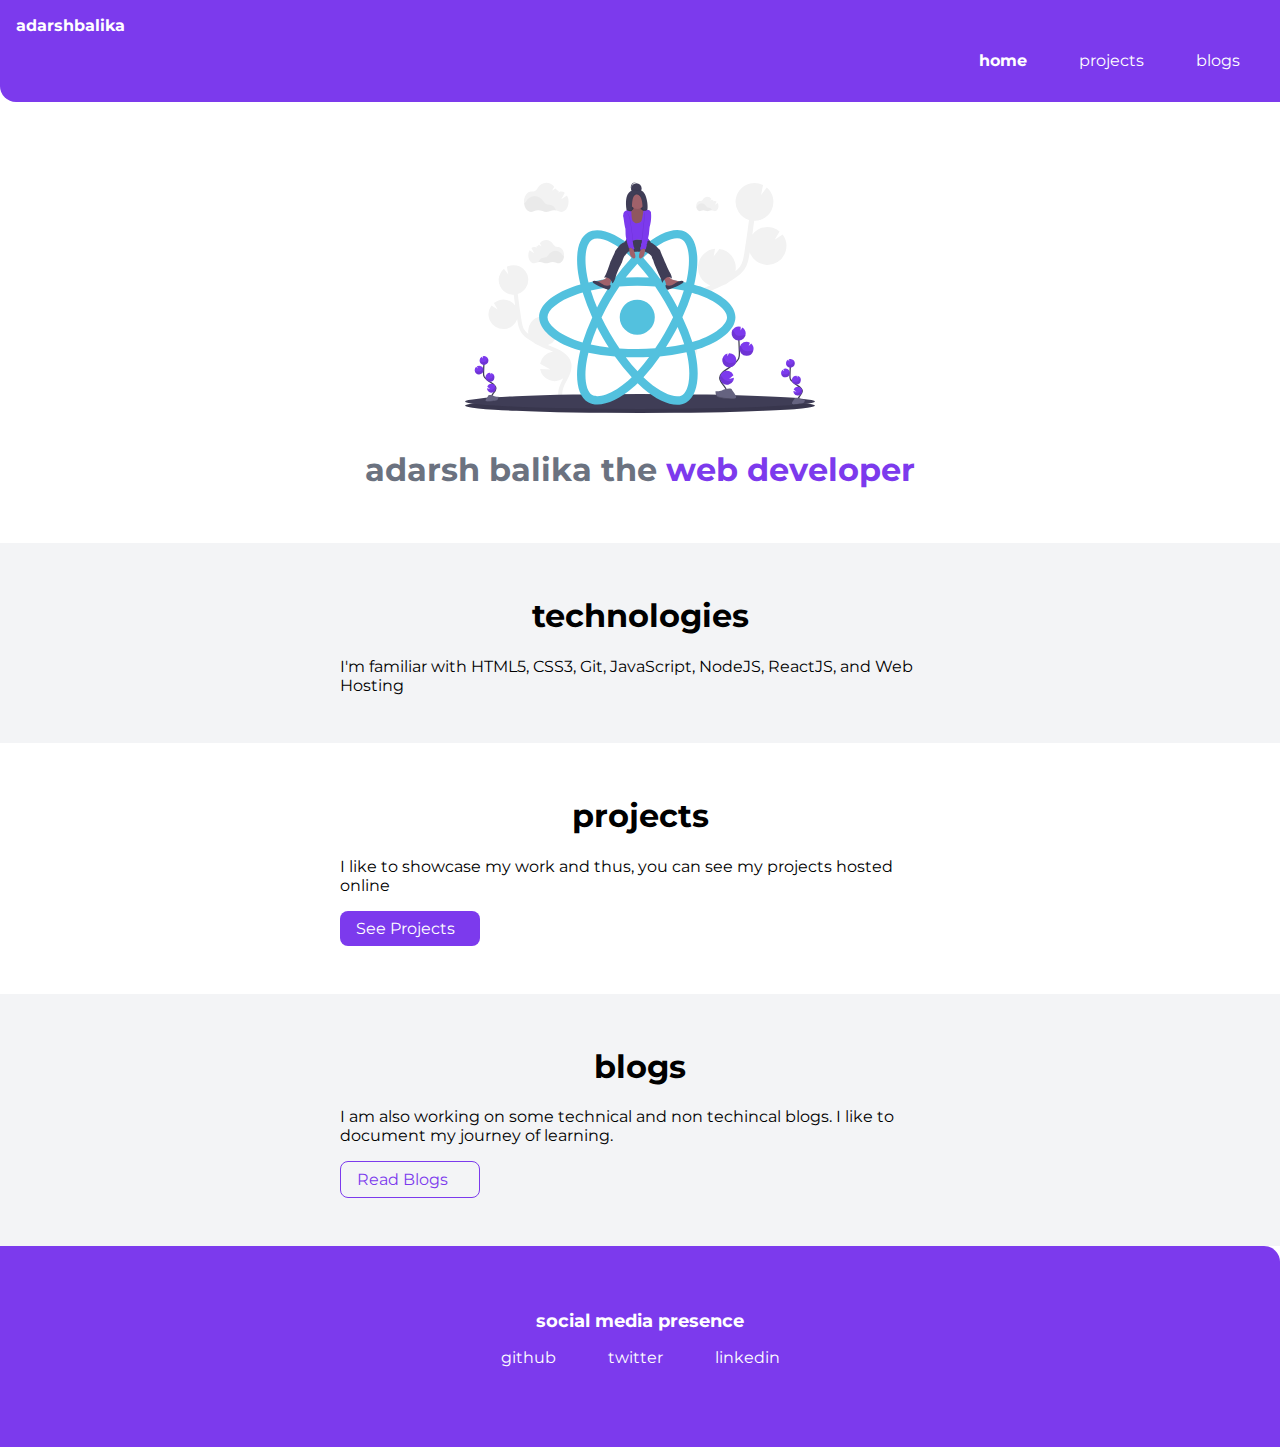
<file: index.html>
<!DOCTYPE html>
<html lang="en">
<head>
    <meta charset="UTF-8">
    <meta name="viewport" content="width=device-width, initial-scale=1.0">
    <title>home | adarshbalika</title>
    <link href="styles.css" rel="stylesheet" />
</head>
<body>
    <nav class="navigation container">
        <div class="nav-brand">adarshbalika</div>
        <ul class="list-non-bullet nav-pills">
            <li class="list-item-inline">
                <a class="link link-active" href="/">home</a>
            </li>
            <li class="list-item-inline">
                <a class="link" href="/projects.html">projects</a>
            </li>
            <li class="list-item-inline">
                <a class="link" href="/blogs.html">blogs</a>
            </li>
        </ul>
    </nav>

    <header class="hero">
        <img class="hero-img" src="images/hero.svg" />
        <h1 class="hero-heading">adarsh balika the <span class="heading-inverted"> web developer</span></h1>
    </header>

    <section class="section ow">
        <div class="container container-center">
            <h1>technologies</h1>
            <p>I'm familiar with HTML5, CSS3, Git, JavaScript, NodeJS, ReactJS, and Web Hosting</p>
        </div>
    </section>

    <section class="section">
        <div class="container container-center">
            <h1>projects</h1>
            <p>I like to showcase my work and thus, you can see my projects hosted online</p>
            <a class="link link-primary" href="/projects.html">See Projects</a>
        </div>
    </section>

    <section class="section ow">
        <div class="container container-center">
            <h1>blogs</h1>
            <p>I am also working on some technical and non techincal blogs. I like to document my journey of learning.</p>
            <a class="link link-secondary" href="/blogs.html">Read Blogs</a>
        </div>
    </section>

    <footer class="footer">
        <div class="footer-header">social media presence</div>
        <ul class="social-links list-non-bullet">
            <li class="list-item-inline">
                <a class="link" href="https://github.com/tanaypratap">
                    github
                </a>
            </li>
            <li class="list-item-inline">
                <a class="link" href="https://twitter.com/tanaypratap">
                    twitter
                </a>
            </li>
            <li class="list-item-inline">
                <a class="link" href="https://linkedin.com/in/tanaypratap">
                    linkedin
                </a>
            </li>
            
        </ul>
    </footer>


    
</body>
</html>
</file>
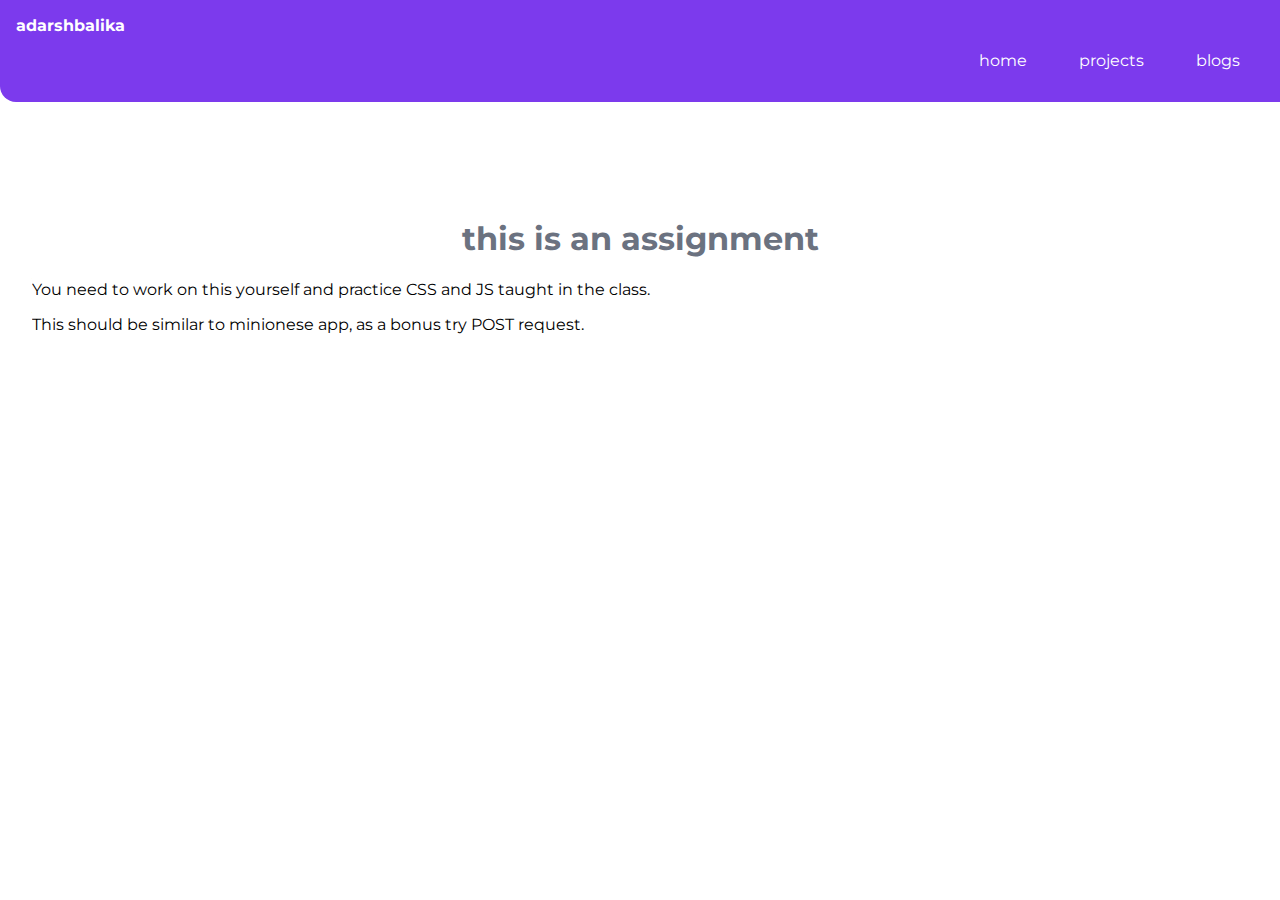
<file: assignments.html>
<!DOCTYPE html>
<html lang="en">

<head>
    <meta charset="UTF-8">
    <meta name="viewport" content="width=device-width, initial-scale=1.0">
    <link href="styles.css" rel="stylesheet" />
    <title>assignment | adarshbalika</title>
</head>

<body>
    <nav class="navigation container">
        <div class="nav-brand">adarshbalika</div>
        <ul class="list-non-bullet nav-pills">
            <li class="list-item-inline">
                <a class="link" href="/">home</a>
            </li>
            <li class="list-item-inline">
                <a class="link " href="/projects.html">projects</a>
            </li>
            <li class="list-item-inline">
                <a class="link" href="/blogs.html">blogs</a>
            </li>
        </ul>
    </nav>

    <header class="hero">
        <h1 class="hero-heading">this is an assignment</h1>
        <p> You need to work on this yourself and practice CSS and JS taught in the class.</p>
        <p>This should be similar to minionese app, as a bonus try POST request.</p>
    </header>

</body>

</html>
</file>
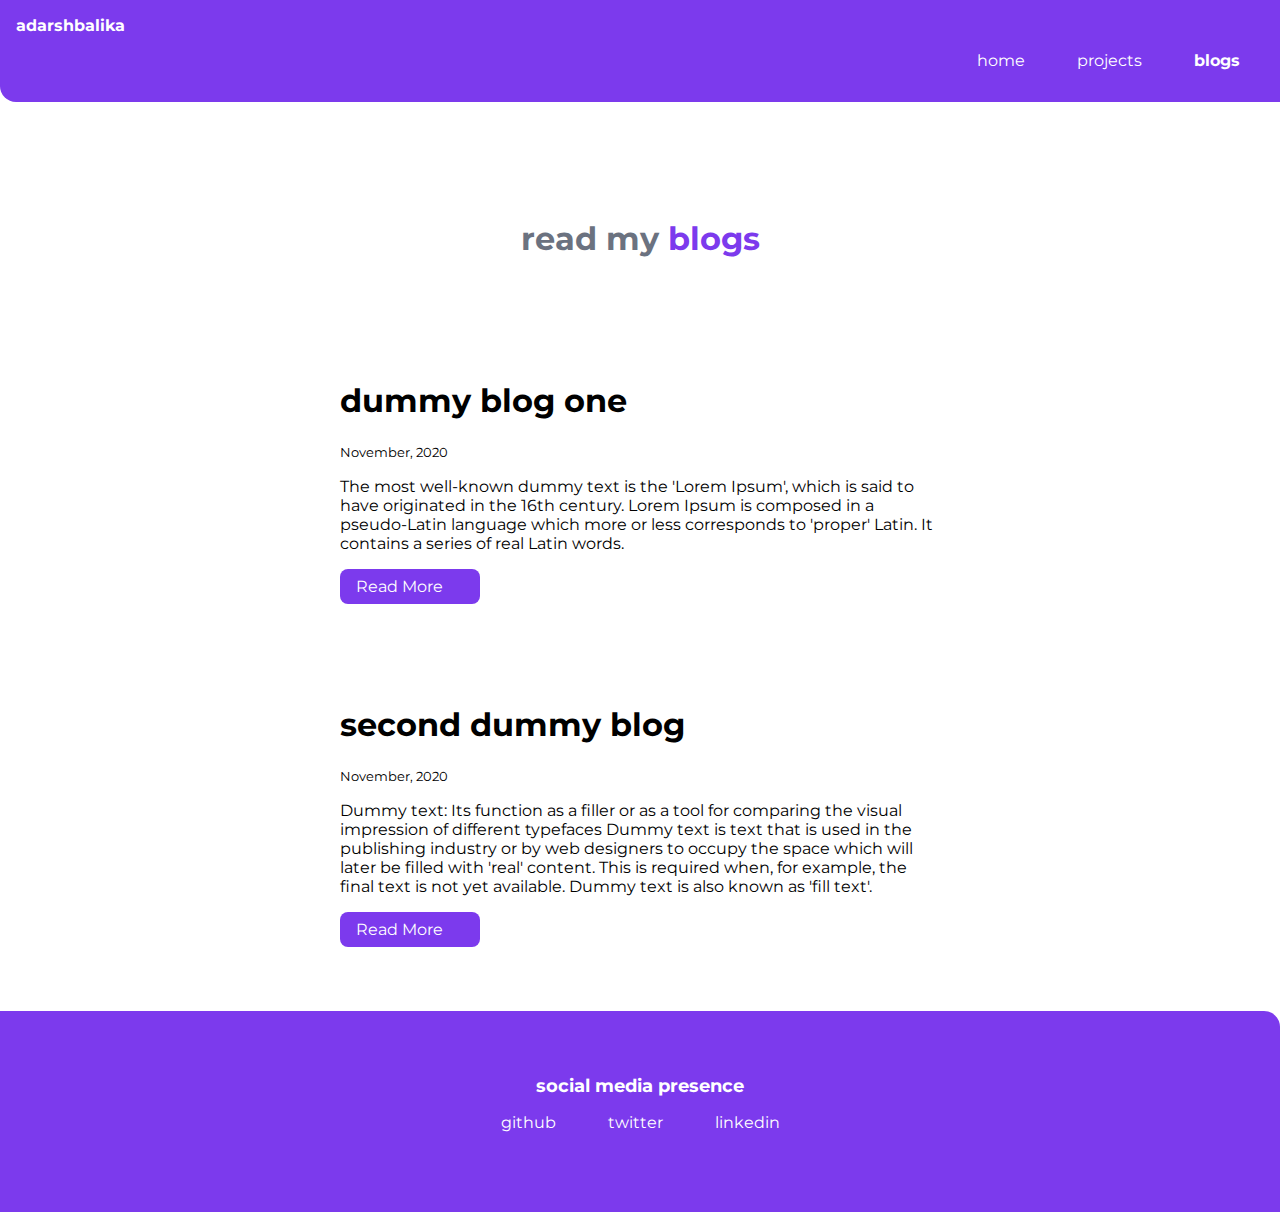
<file: blogs.html>
<!DOCTYPE html>
<html lang="en">
<head>
    <meta charset="UTF-8">
    <meta name="viewport" content="width=device-width, initial-scale=1.0">
    <link href="styles.css" rel="stylesheet" />
    <title>blogs | adarshbalika</title>
</head>
<body>
    <nav class="navigation container">
        <div class="nav-brand">adarshbalika</div>
        <ul class="list-non-bullet nav-pills">
            <li class="list-item-inline">
                <a class="link" href="/">home</a>
            </li>
            <li class="list-item-inline">
                <a class="link " href="/projects.html">projects</a>
            </li>
            <li class="list-item-inline">
                <a class="link link-active" href="/blogs.html">blogs</a>
            </li>
        </ul>
    </nav>

    <header class="hero">
        <h1 class="hero-heading">read my <span class="heading-inverted">blogs</span></h1>
    </header>

    <ul class="list-non-bullet">

        <li>
            <article class="showcase-list container container-center ">
                <h1>dummy blog one</h1>
            <small>November, 2020</small>
            <p>The most well-known dummy text is the 'Lorem Ipsum', which is said to have originated in the 16th century. Lorem Ipsum is composed in a pseudo-Latin language which more or less corresponds to 'proper' Latin. It contains a series of real Latin words.</p>

            <a class="link link-primary" href="https://repl.it/@tanaypratap/quiz-on-marvel?embed=true">Read More</a>
            </article>
            
        </li>

        <li>
            <article class="showcase-list container container-center ">
                <h1>second dummy blog</h1>
                <small>November, 2020</small>
                <p>Dummy text: Its function as a filler or as a tool for comparing the visual impression of different typefaces Dummy text is text that is used in the publishing industry or by web designers to occupy the space which will later be filled with 'real' content. This is required when, for example, the final text is not yet available. Dummy text is also known as 'fill text'.</p>
    
                <a class="link link-primary" href="https://repl.it/@tanaypratap/end-game?embed=true">Read More</a>
                 </article>
            
        </li>

    </ul>

    <footer class="footer">
        <div class="footer-header">social media presence</div>
        <ul class="social-links list-non-bullet">
            <li class="list-item-inline">
                <a class="link" href="https://github.com/tanaypratap">
                    github
                </a>
            </li>
            <li class="list-item-inline">
                <a class="link" href="https://twitter.com/tanaypratap">
                    twitter
                </a>
            </li>
            <li class="list-item-inline">
                <a class="link" href="https://linkedin.com/in/tanaypratap">
                    linkedin
                </a>
            </li>
            
        </ul>
    </footer>
    
</body>
</html>
</file>
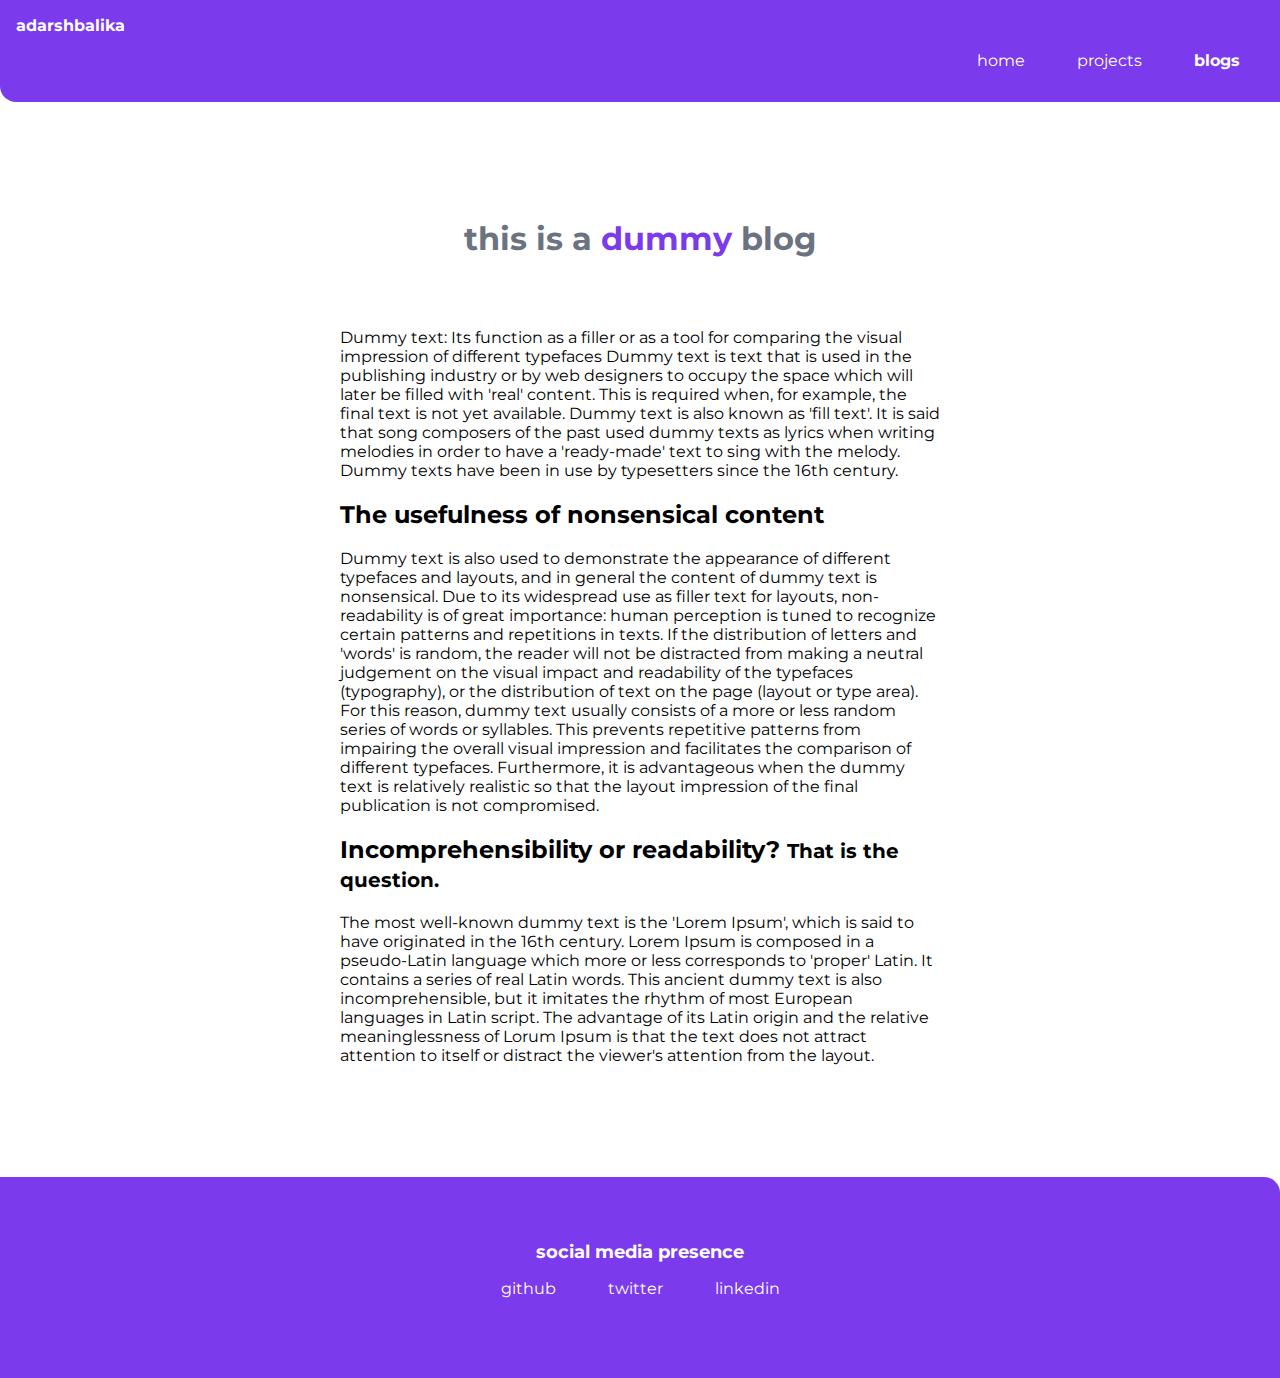
<file: dummy-blog.html>
<!DOCTYPE html>
<html lang="en">

<head>
    <meta charset="UTF-8">
    <meta name="viewport" content="width=device-width, initial-scale=1.0">
    <link href="styles.css" rel="stylesheet" />
    <title>blogs | adarshbalika</title>
</head>

<body>
    <nav class="navigation container">
        <div class="nav-brand">adarshbalika</div>
        <ul class="list-non-bullet nav-pills">
            <li class="list-item-inline">
                <a class="link" href="/">home</a>
            </li>
            <li class="list-item-inline">
                <a class="link " href="/projects.html">projects</a>
            </li>
            <li class="list-item-inline">
                <a class="link link-active" href="/blogs.html">blogs</a>
            </li>
        </ul>
    </nav>

    <header class="hero">
        <h1 class="hero-heading">this is a <span class="heading-inverted">dummy</span> blog</h1>
    </header>

    <article class="container-center showcase-blog">
        <p>
            Dummy text: Its function as a filler or as a tool for comparing the visual impression of different typefaces Dummy text is text that is used in the publishing industry or by web designers to occupy the space which will later be filled with 'real' content. This is required when, for example, the final text is not yet available. Dummy text is also known as 'fill text'. It is said that song composers of the past used dummy texts as lyrics when writing melodies in order to have a 'ready-made' text to sing with the melody. Dummy texts have been in use by typesetters since the 16th century.
        </p>

        <h2>The usefulness of nonsensical content</h2>
        <p>
            Dummy text is also used to demonstrate the appearance of different typefaces and layouts, and in general the content of dummy text is nonsensical. Due to its widespread use as filler text for layouts, non-readability is of great importance: human perception is tuned to recognize certain patterns and repetitions in texts. If the distribution of letters and 'words' is random, the reader will not be distracted from making a neutral judgement on the visual impact and readability of the typefaces (typography), or the distribution of text on the page (layout or type area). For this reason, dummy text usually consists of a more or less random series of words or syllables. This prevents repetitive patterns from impairing the overall visual impression and facilitates the comparison of different typefaces. Furthermore, it is advantageous when the dummy text is relatively realistic so that the layout impression of the final publication is not compromised.
        </p>
        

        <h2> Incomprehensibility or readability? <small>That is the question.</small> </h2>
        <p>
            The most well-known dummy text is the 'Lorem Ipsum', which is said to have originated in the 16th century. Lorem Ipsum is composed in a pseudo-Latin language which more or less corresponds to 'proper' Latin. It contains a series of real Latin words. This ancient dummy text is also incomprehensible, but it imitates the rhythm of most European languages in Latin script. The advantage of its Latin origin and the relative meaninglessness of Lorum Ipsum is that the text does not attract attention to itself or distract the viewer's attention from the layout.
        </p>
        
    </article>


    <footer class="footer">
        <div class="footer-header">social media presence</div>
        <ul class="social-links list-non-bullet">
            <li class="list-item-inline">
                <a class="link" href="https://github.com/tanaypratap">
                    github
                </a>
            </li>
            <li class="list-item-inline">
                <a class="link" href="https://twitter.com/tanaypratap">
                    twitter
                </a>
            </li>
            <li class="list-item-inline">
                <a class="link" href="https://linkedin.com/in/tanaypratap">
                    linkedin
                </a>
            </li>

        </ul>
    </footer>

</body>

</html>
</file>
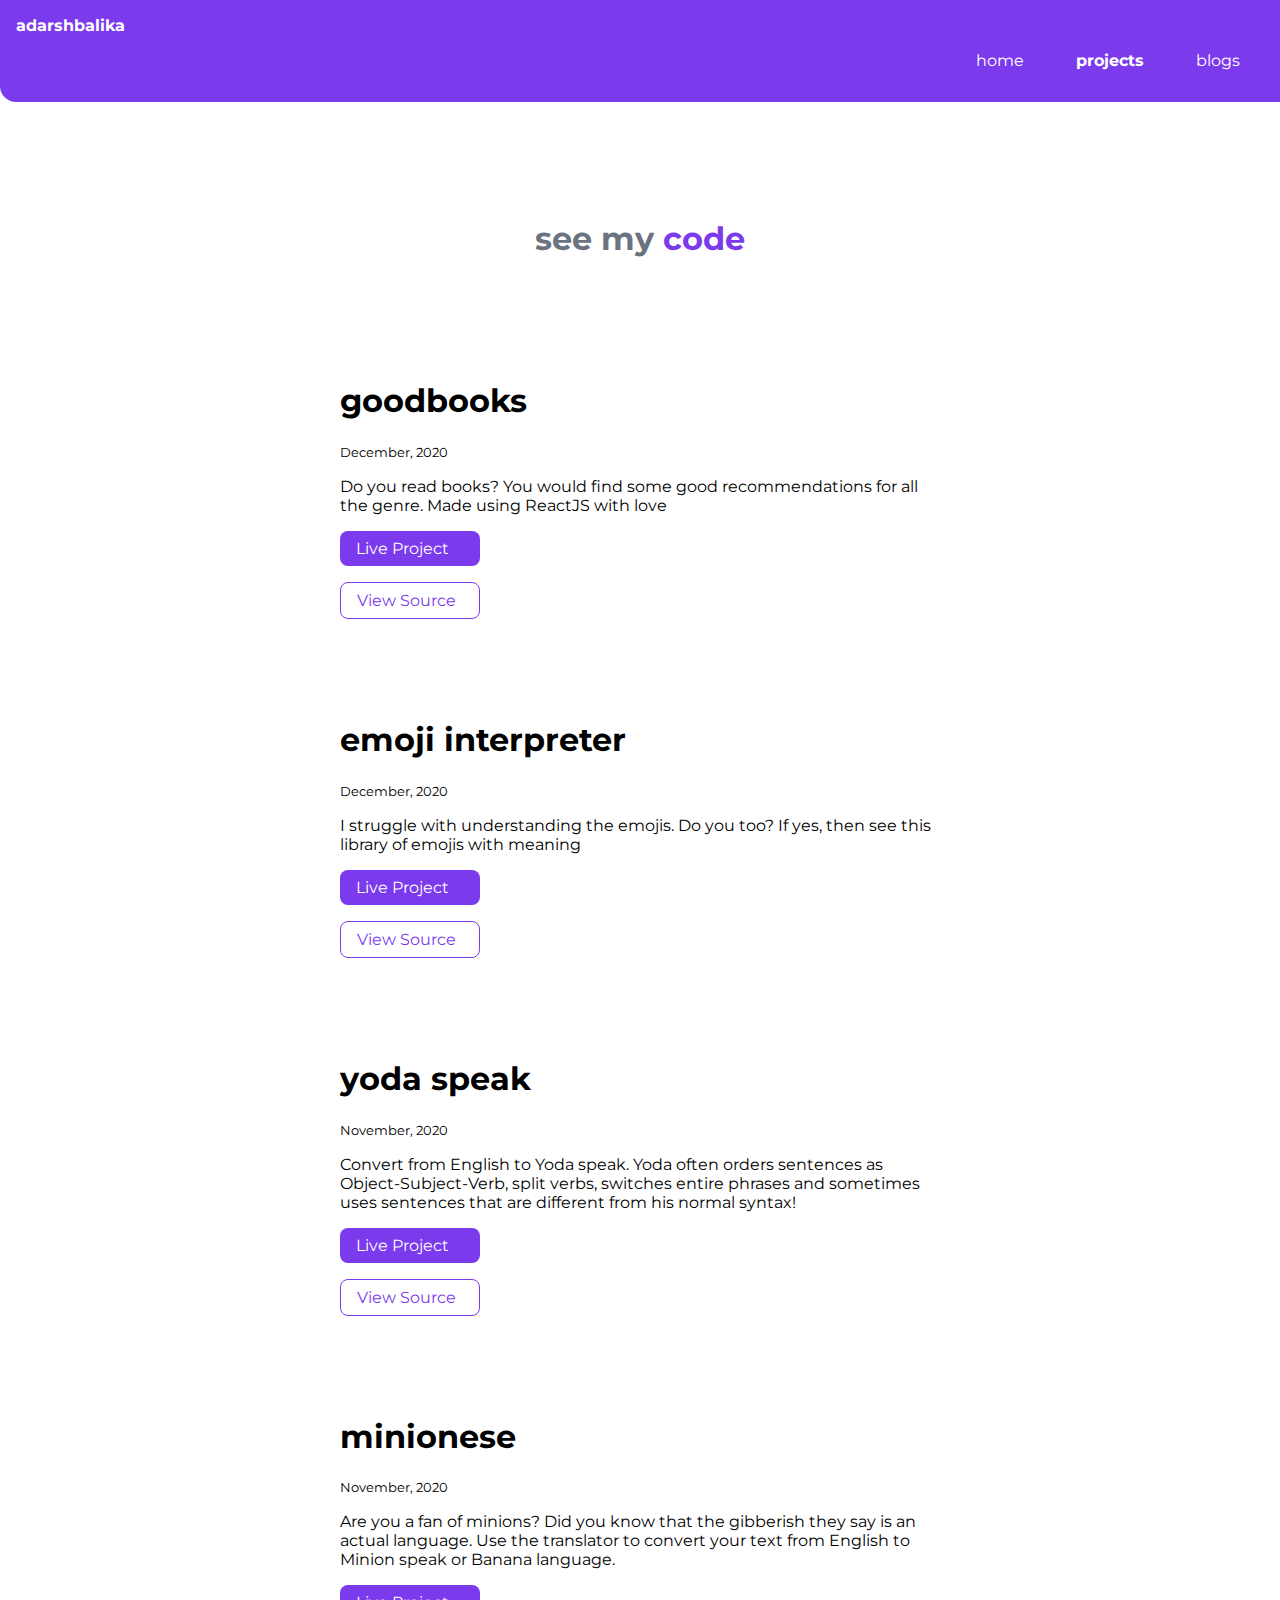
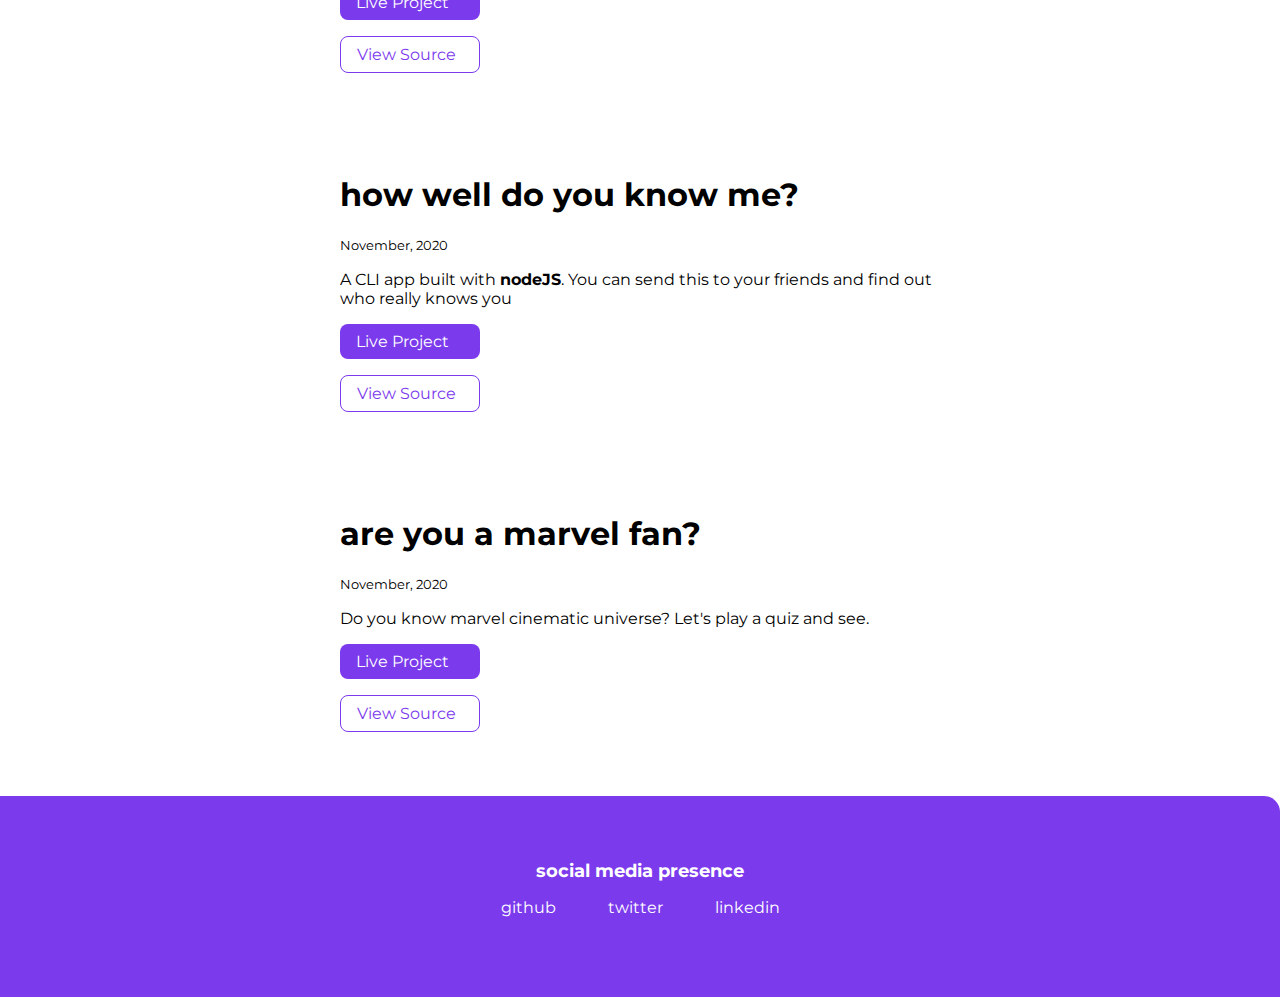
<file: projects.html>
<!DOCTYPE html>
<html lang="en">
<head>
    <meta charset="UTF-8">
    <meta name="viewport" content="width=device-width, initial-scale=1.0">
    <link href="styles.css" rel="stylesheet" />
    <title>projects | adarshbalika</title>
</head>
<body>
    <nav class="navigation container">
        <div class="nav-brand">adarshbalika</div>
        <ul class="list-non-bullet nav-pills">
            <li class="list-item-inline">
                <a class="link" href="/">home</a>
            </li>
            <li class="list-item-inline">
                <a class="link link-active" href="/projects.html">projects</a>
            </li>
            <li class="list-item-inline">
                <a class="link" href="/blogs.html">blogs</a>
            </li>
        </ul>
    </nav>

    <header class="hero">
        <h1 class="hero-heading">see my <span class="heading-inverted"> code</span></h1>
    </header>

    <ul class="list-non-bullet">

        <li>
            <article class="showcase-list container container-center ">
                <h1>goodbooks</h1>
            <small>December, 2020</small>
            <p>Do you read books? You would find some good recommendations for all the genre. Made using ReactJS with love</p>

            <a class="link link-primary" href="https://hiq3h.csb.app/">Live Project</a>
            <a class="link link-secondary" href="https://github.com/tanaypratap/neogcamp-lesson-five-assignments">View Source</a>

            </article>
            
        </li>

        <li>
            <article class="showcase-list container container-center ">
                <h1>emoji interpreter</h1>
            <small>December, 2020</small>
            <p>I struggle with understanding the emojis. Do you too? If yes, then see this library of emojis with meaning</p>

            <a class="link link-primary" href="https://l4w0y.csb.app/">Live Project</a>
            <a class="link link-secondary" href="https://github.com/tanaypratap/neogcamp-practice-emoji-app">View Source</a>

            </article>
            
        </li>

        <li>
            <article class="showcase-list container container-center ">
                <h1>yoda speak</h1>
            <small>November, 2020</small>
            <p>Convert from English to Yoda speak. Yoda often orders sentences as Object-Subject-Verb, split verbs, switches entire phrases and sometimes uses sentences that are different from his normal syntax!</p>

            <a class="link link-primary" href="assignments.html">Live Project</a>
            <a class="link link-secondary" href="assignments.html">View Source</a>

            </article>
            
        </li>

        <li>
            <article class="showcase-list container container-center ">
                <h1>minionese</h1>
            <small>November, 2020</small>
            <p>Are you a fan of minions? Did you know that the gibberish they say is an actual language. Use the translator to convert your text from English to Minion speak or Banana language.</p>

            <a class="link link-primary" href="https://github.com/tanaypratap/neogcamp-banana-speak">Live Project</a>
            <a class="link link-secondary" href="https://bananaspeakpractice.netlify.app/">View Source</a>

            </article>
            
        </li>

        <li>
            <article class="showcase-list container container-center ">
                <h1>how well do you know me?</h1>
                <small>November, 2020</small>
                <p>A CLI app built with <strong>nodeJS</strong>. You can send this to your friends and find out who really knows you</p>
    
                <a class="link link-primary" href="https://repl.it/@tanaypratap/end-game?embed=true">Live Project</a>
                <a class="link link-secondary" href="https://github.com/tanaypratap/neogcamp-cli-project-1">View Source</a>
            </article>
            
        </li>

        <li>
            <article class="showcase-list container container-center ">
                <h1>are you a marvel fan?</h1>
            <small>November, 2020</small>
            <p>Do you know marvel cinematic universe? Let's play a quiz and see.</p>

            <a class="link link-primary" href="https://repl.it/@tanaypratap/quiz-on-marvel?embed=true">Live Project</a>
            <a class="link link-secondary" href="https://github.com/tanaypratap/neogcamp-quiz-on-marvel">View Source</a>

            </article>
            
        </li>

    </ul>

    <footer class="footer">
        <div class="footer-header">social media presence</div>
        <ul class="social-links list-non-bullet">
            <li class="list-item-inline">
                <a class="link" href="https://github.com/tanaypratap">
                    github
                </a>
            </li>
            <li class="list-item-inline">
                <a class="link" href="https://twitter.com/tanaypratap">
                    twitter
                </a>
            </li>
            <li class="list-item-inline">
                <a class="link" href="https://linkedin.com/in/tanaypratap">
                    linkedin
                </a>
            </li>
            
        </ul>
    </footer>
    
</body>
</html>
</file>
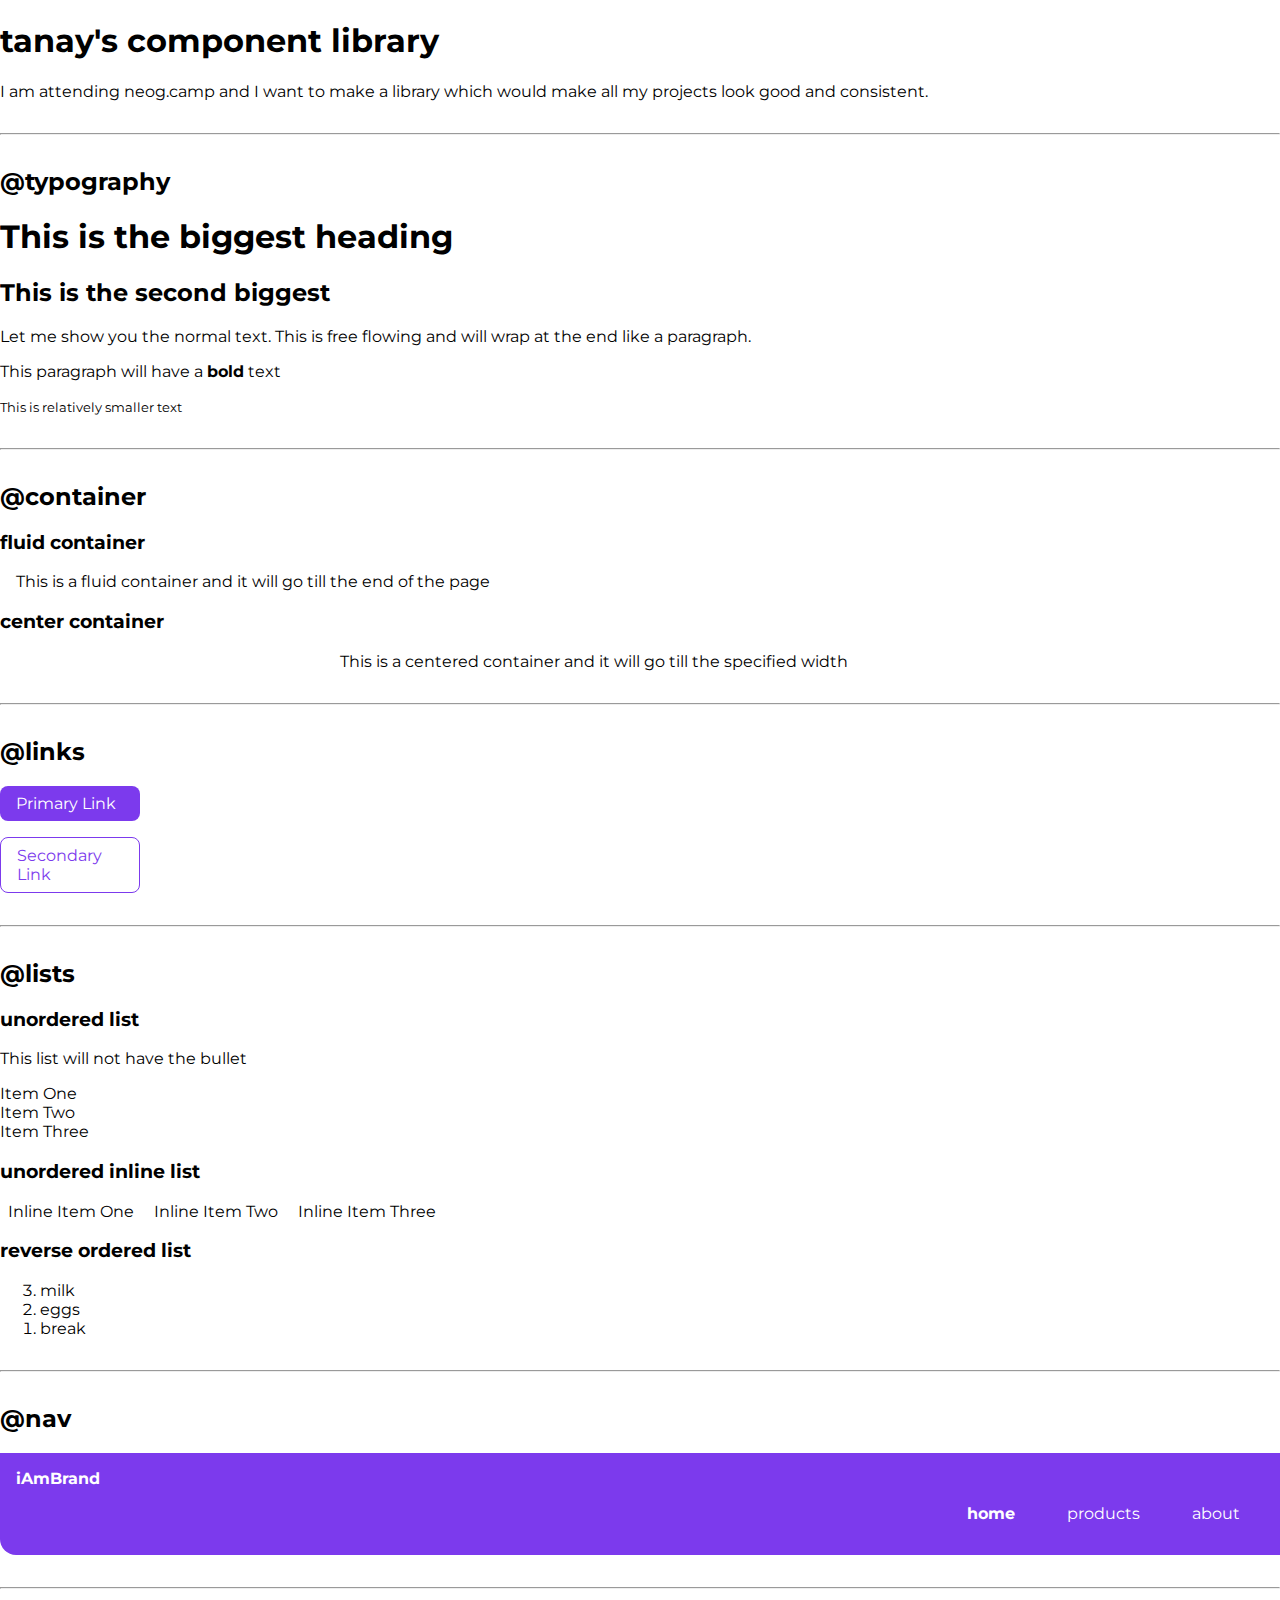
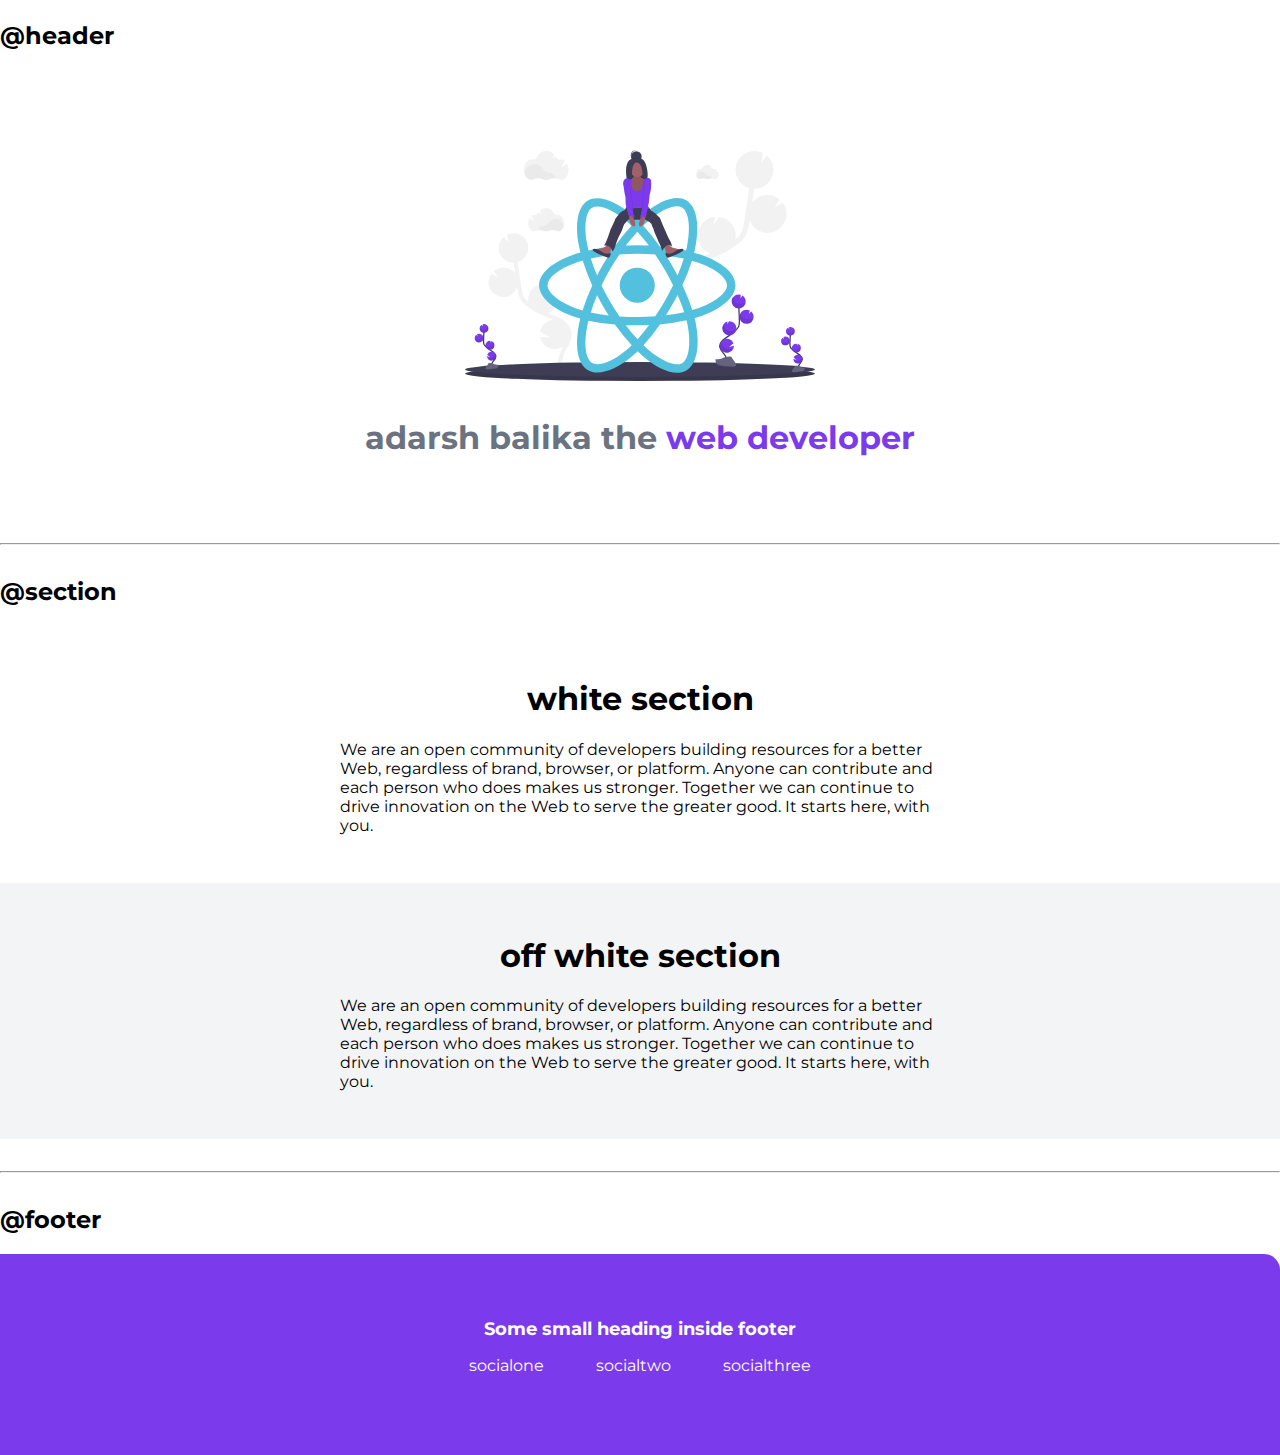
<file: lib/components.html>
<!DOCTYPE html>
<html lang="en">

<head>
    <meta charset="UTF-8">
    <meta name="viewport" content="width=device-width, initial-scale=1.0">
    <title>Component Library</title>

    <link href="/styles.css" rel="stylesheet" />
</head>

<body>
    <h1>tanay's component library</h1>
    <p>I am attending neog.camp and I want to make a library which would make all my projects look good and consistent.
    </p>

    <hr>


    <h2>@typography</h2>

    <h1>This is the biggest heading</h1>
    <h2>This is the second biggest</h2>
    <p> Let me show you the normal text. This is free flowing and will wrap at the end like a paragraph. </p>
    <p>This paragraph will have a <strong>bold</strong> text</p>
    <small>This is relatively smaller text</small>

    <hr>

    <h2>@container</h2>

    <h3>fluid container</h3>
    <div class="container">This is a fluid container and it will go till the end of the page</div>

    <h3>center container</h3>
    <div class="container container-center">This is a centered container and it will go till the specified width</div>

    <hr>

    <h2>@links</h2>

    <a class="link link-primary" href="/">Primary Link</a>
    <a class="link link-secondary" href="/">Secondary Link</a>

    <hr>

    <h2>@lists</h2>

    <h3>unordered list</h3>
    <p> This list will not have the bullet</p>

    <ul class="list-non-bullet">
        <li>Item One</li>
        <li>Item Two</li>
        <li>Item Three</li>

    </ul>

    <h3> unordered inline list</h3>

    <ul class="list-non-bullet">
        <li class="list-item-inline">Inline Item One</li>
        <li class="list-item-inline">Inline Item Two</li>
        <li class="list-item-inline">Inline Item Three</li>
    </ul>

    <h3> reverse ordered list</h3>

    <ol reversed>
        <li>milk</li>
        <li>eggs</li>
        <li>break</li>
    </ol>

    <hr />

    <h2>@nav</h2>

    <nav class="navigation container">
        <div class="nav-brand">iAmBrand</div>
        <ul class="list-non-bullet nav-pills">
            <li class="list-item-inline">
                <a class="link link-active" href="/">home</a>
            </li>
            <li class="list-item-inline">
                <a class="link" href="/">products</a>
            </li>
            <li class="list-item-inline">
                <a class="link" href="/">about</a>
            </li>
        </ul>
    </nav>

    <hr>

    <h2>@header</h2>

    <header class="hero">
        <img class="hero-img" src="/images/hero.svg" />
        <h1 class="hero-heading">adarsh balika the <span class="heading-inverted"> web developer</span></h1>
    </header>

    <hr>
    <h2>@section</h2>
    <section class="section">
        <div class="container container-center">
            <h1>white section</h1>
            <p>We are an open community of developers building resources for a better Web, regardless of brand, browser,
                or platform. Anyone can contribute and each person who does makes us stronger. Together we can continue
                to drive innovation on the Web to serve the greater good. It starts here, with you.</p>
        </div>

    </section>

    <section class="section ow">
        <div class="container container-center">
            <h1>off white section</h1>
            <p>We are an open community of developers building resources for a better Web, regardless of brand, browser,
                or platform. Anyone can contribute and each person who does makes us stronger. Together we can continue
                to drive innovation on the Web to serve the greater good. It starts here, with you.</p>
        </div>

    </section>

    <hr>

    <h2>@footer</h2>

    <footer class="footer">
        <div class="footer-header">Some small heading inside footer</div>
        <ul class="social-links list-non-bullet">
            <li class="list-item-inline">
                <a class="link" href="/">
                    socialone
                </a>
            </li>
            <li class="list-item-inline">
                <a class="link" href="/">
                    socialtwo
                </a>
            </li>
            <li class="list-item-inline">
                <a class="link" href="/">
                    socialthree
                </a>
            </li>
            
        </ul>
    </footer>

    </div>
</body>

</html>
</file>
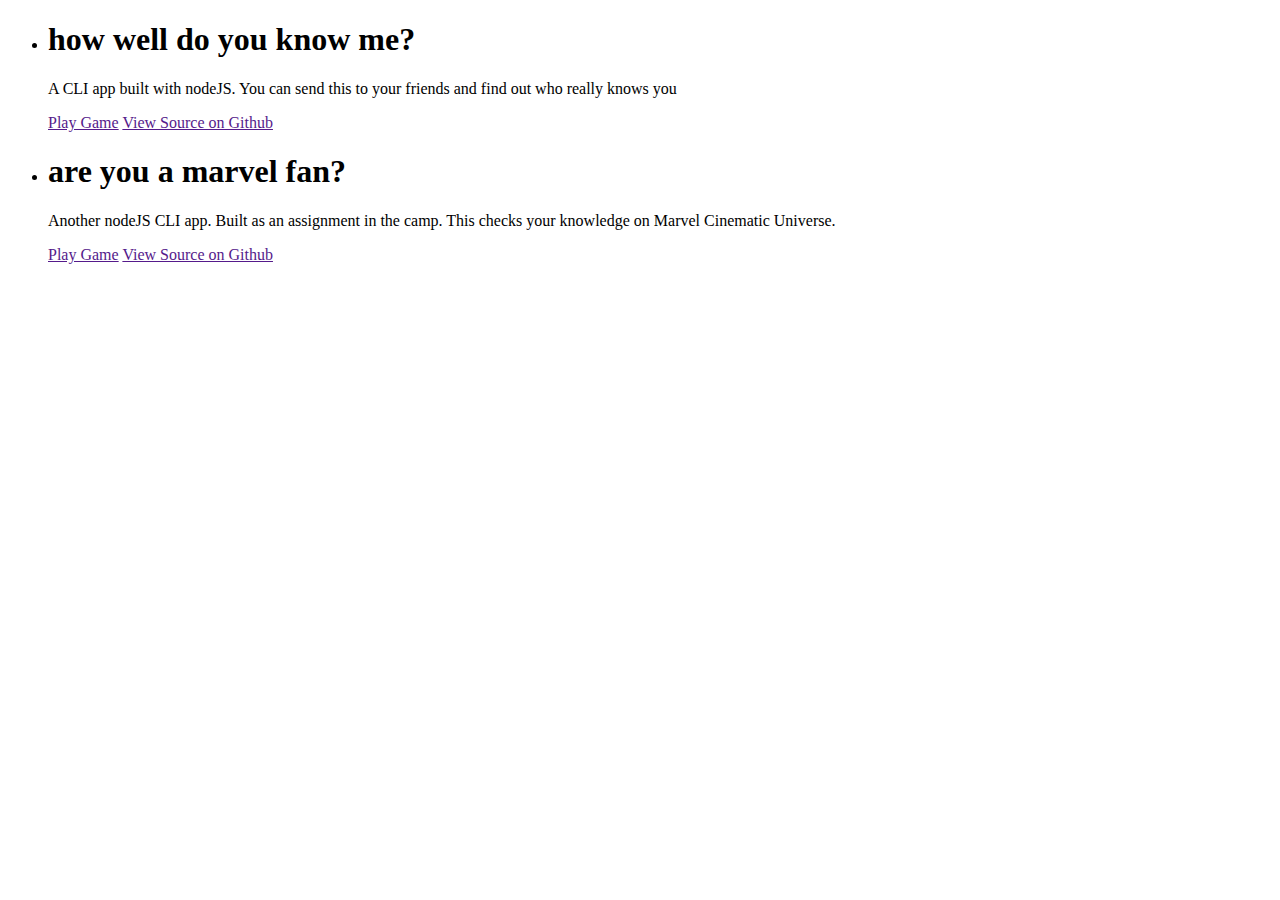
<file: pages/projects.html>
<!DOCTYPE html>
<html lang="en">
<head>
    <meta charset="UTF-8">
    <meta name="viewport" content="width=device-width, initial-scale=1.0">
    <title>projects | adarsh balika</title>
</head>
<body>
    <main>
        <ul>
            <li>
                <article>
                    <h1>how well do you know me?</h1>
                    <p>
                        A CLI app built with nodeJS. You can send this to your friends and find out who really knows you
                    </p>
                    <a href="">Play Game</a>
                    <a href="">View Source on Github</a>
                </article>
            </li>
            <li>
                <article>
                    <h1>are you a marvel fan?</h1>
                    <p>
                        Another nodeJS CLI app. Built as an assignment in the camp. This checks your knowledge on Marvel Cinematic Universe.
                    </p>
                    <a href="">Play Game</a>
                    <a href="">View Source on Github</a>
                </article>
            </li>
        </ul>
    </main>
</body>
</html>
</file>
<file: styles.css>
@import url('https://fonts.googleapis.com/css2?family=Montserrat:wght@400;700&display=swap');

:root {
    --primary-color: #7C3AED;
    --off-white: #F3F4F6;
    --dark-gray: #6B7280;
}

body {
    font-family: 'Montserrat', sans-serif;
    margin: 0px
}

hr {
    margin: 2rem 0rem;
}

/** spaces **/

.margin-md {
    margin: 2rem;
}

/** container **/
.container {
    padding: 0rem 1rem;
}

.container-center {
    max-width: 600px;
    margin: auto;
}

/** links **/
.link {
    box-sizing: border-box;
    text-decoration: none;
    padding: 0.5rem 1rem;
}

.link-primary {
    background-color: var(--primary-color);
    border-radius: 0.5rem;
    color: white;
    display: block;
    max-width: 140px;
    margin: 1rem 1rem 1rem 0rem;
}

.link-secondary {
    color: var(--primary-color);
    border-radius: 0.5rem;
    border: 1px solid var(--primary-color);
    display: block;
    max-width: 140px;
    margin: 1rem 1rem 1rem 0rem;
}

/** look into BEM naming convention for CSS **/

/** lists **/

.list-non-bullet {
    list-style: none;
    padding-inline-start: 0px;
}

.list-item-inline {
    display: inline;
    padding: 0rem 0.5rem;
}

/** navigation **/

.navigation {
    background-color: var(--primary-color);
    color: white;
    padding: 1rem;
    border-bottom-left-radius: 1rem;
}

.navigation .nav-brand {
    font-weight: bold;
}

.navigation .nav-pills {
    text-align: right;
}

.navigation .link {
    color: white;
}

.navigation .link-active {
    font-weight: bold;
}

/** header **/

.hero {
    padding: 2rem;
    padding-top: 5rem;

}

.hero .hero-img {
    max-width: 80%;
    width: 350px;
    display: block;
    margin: auto;
}

.hero .hero-heading {
    text-align: center;
    padding-top: 1rem;
    color: var(--dark-gray);
}

.hero .hero-heading .heading-inverted {
    color: var(--primary-color);
}

/** sections **/

.section {
    padding: 2rem;
}

.section h1 {
    text-align: center;

}

.ow {
    background-color: var(--off-white);
}

/** footers **/

.footer {
    background-color: var(--primary-color);
    padding: 4rem 1rem;
    text-align: center;
    color: white;
    border-top-right-radius: 1rem;
}

.footer .link {
    color: white
}

.footer .footer-header {
    font-weight: bold;
    font-size: large;
}

.footer ul {
    padding-inline-start: 0px;
}

/** projects **/
.showcase-list {
    padding: 2rem;
}

/** blogs **/
.showcase-blog {
    padding-bottom: 6rem;
}
</file>
